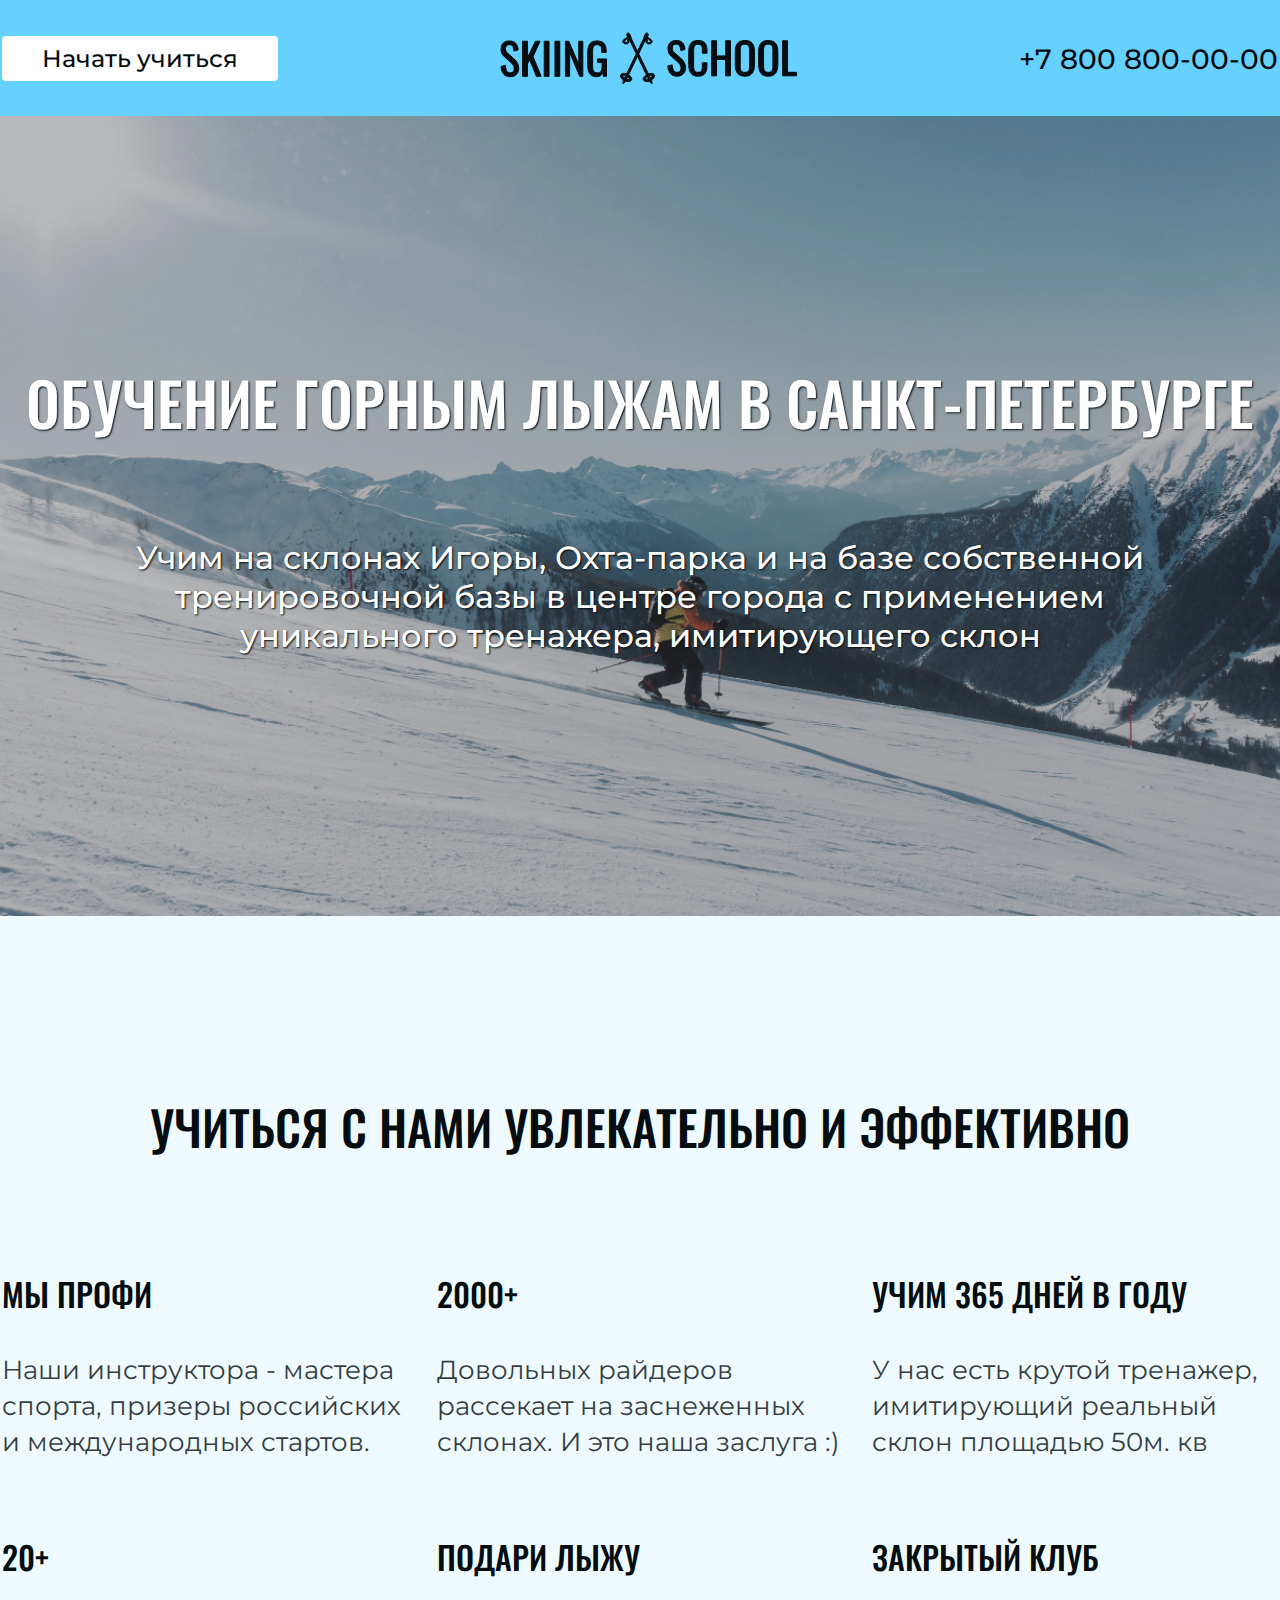
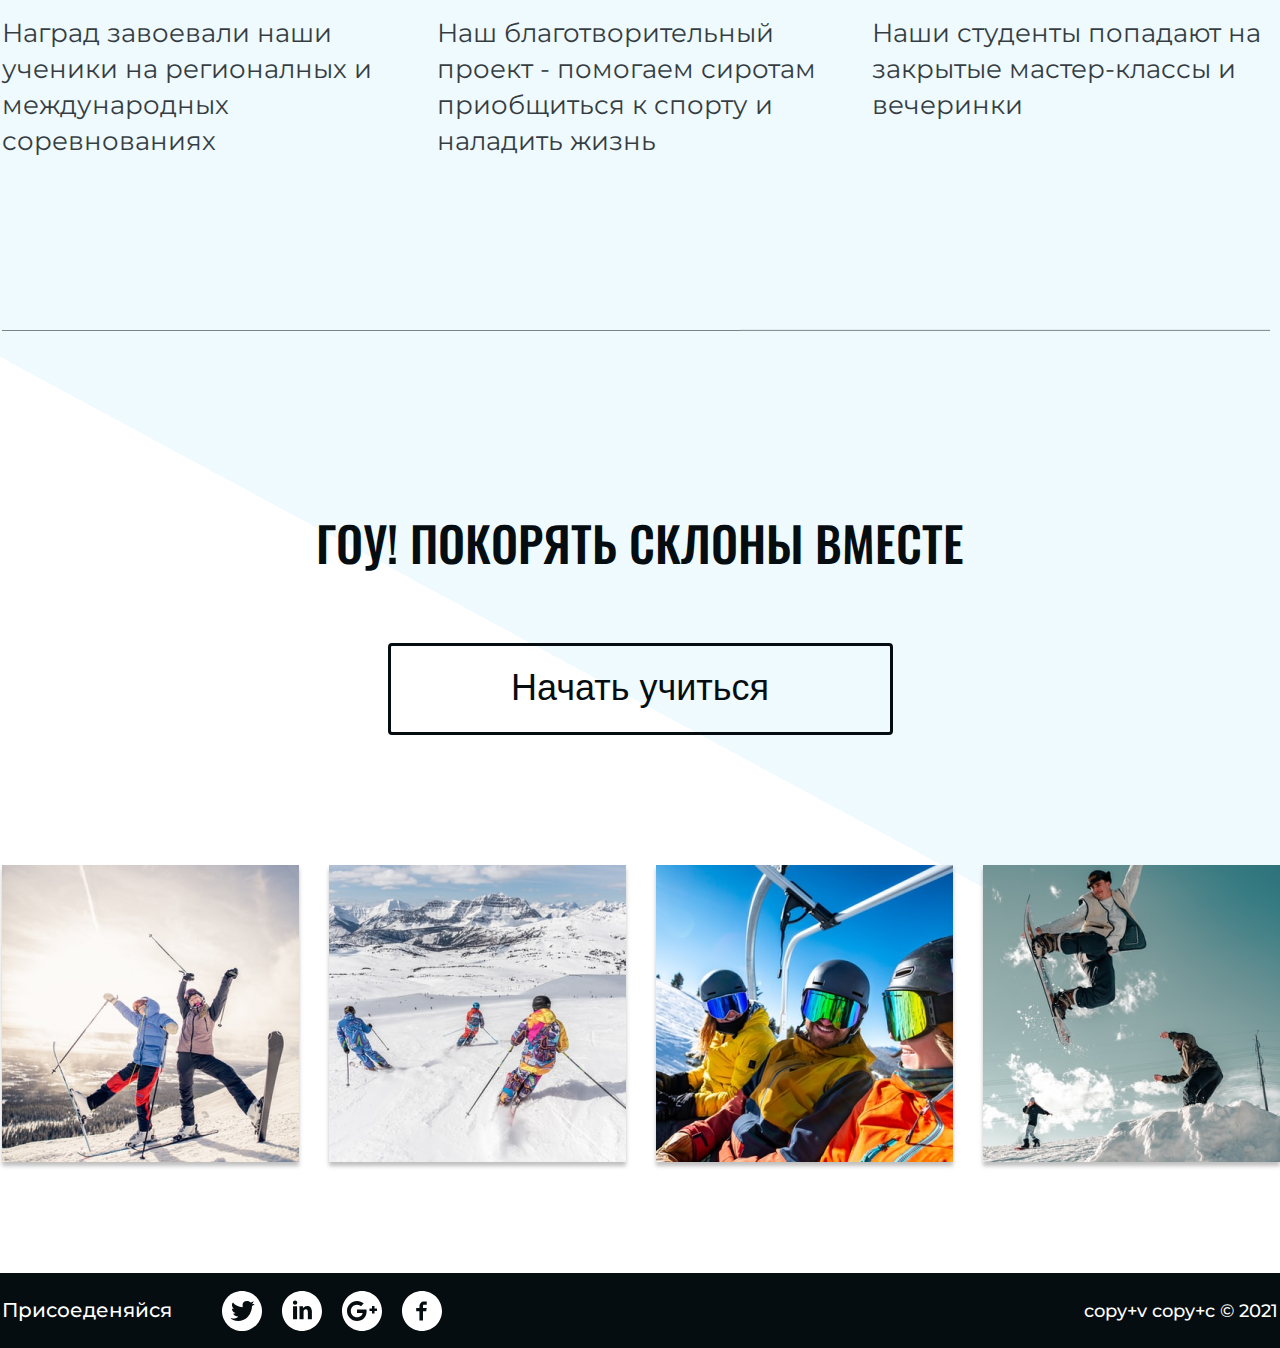
<file: index.html>
<!DOCTYPE html>
<html lang="ru">

<head>
    <meta charset="UTF-8">
    <meta http-equiv="X-UA-Compatible" content="IE=edge">
    <meta name="viewport" content="width=device-width, initial-scale=1.0">
    <title>Ski school</title>
    <link rel="stylesheet" href="styles/style.css">
</head>

<body>

    <header class="header">
      <div class="container">
        <div class="header-flex">
            <a href="#order-btn" class="btn">Начать учиться</a>
            <a href="#features-title" class="menu-logo">
              <img src="img/logo.svg" alt="SKIING SCHOOL" class="logo-image">
            </a>
          <a href="tel:+780080000" class="menu-phone">+7 800 800-00-00</a>
        </div>
      </div>

    </header>

    <main>


      <section class="product">
        <div class="product-fade">
          <div class="container">

            <div class="product-flex">
              <h1 class="product-title">ОБУЧЕНИЕ ГОРНЫМ ЛЫЖАМ В САНКТ-ПЕТЕРБУРГЕ</h1>
              <p class="product-text">Учим на склонах Игоры, Охта-парка и на базе собственной <br> тренировочной базы в центре города с применением <br> уникального тренажера, имитирующего склон</p>
            </div>

          </div>
        </div>
      </section>



      <section class="features">
        <div class="features-fade">

          <div class="container">
            <h2 id="features-title" class="features-title">Учиться с нами увлекательно и эффективно</h2>

            <ul class="features-list">
              <li class="features-item">
                <h3 class="features-caption">Мы профи</h3>
                <p class="features-text">Наши инструктора - мастера спорта, призеры российских и международных стартов.</p>
              </li>
              <li class="features-item">
                <h3 class="features-caption">2000+</h3>
                <p class="features-text">Довольных райдеров рассекает на заснеженных склонах. И это наша заслуга :)</p>
              </li>
              <li class="features-item">
                <h3 class="features-caption">Учим 365 дней в году</h3>
                <p class="features-text">У нас есть крутой тренажер, имитирующий реальный склон площадью 50м. кв</p>
              </li>
              <li class="features-item">
                <h3 class="features-caption">20+</h3>
                <p class="features-text">Наград завоевали наши ученики на регионалных и международных соревнованиях</p>
              </li>
              <li class="features-item">
                <h3 class="features-caption">Подари лыжу</h3>
                <p class="features-text">Наш благотворительный проект - помогаем сиротам приобщиться к спорту и наладить жизнь</p>
              </li>
              <li class="features-item">
                <h3 class="features-caption">Закрытый клуб</h3>
                <p class="features-text">Наши студенты попадают на закрытые мастер-классы и вечеринки</p>
              </li>
            </ul>

            <img src="img/line.png" alt="Линия" class="features-img">

          </div>

        </div>
      </section>

      <section class="order">
        <div class="container">
          <div class="order-flex">
            <h2 class="order-invitation">гоу! покорять склоны вместе</h2>
            <button id="order-btn" class="btn btn-transparent">Начать учиться</button>
          </div>

            <div class="order-img">
                <img src="img/order-ski1.png" alt="пара счастливых лыжников" class="order-image">
                <img src="img/order-ski2.png" alt="лыжники в горах" class="order-image">
                <img src="img/order-ski3.png" alt="селфи на подъемнике" class="order-image">
                <img src="img/order-ski4.png" alt="3 сноубордиста в горах" class="order-image">
            </div>

         </div>
      </section>

    </main>

    <footer class="footer">
      <div class="container">
        <div div class="footer-flex">

          <div class="footer-link">
            <p class="text-invitation">Присоеденяйся</p>
            <ul class="social">
              <li class="social-item"><a href="#" class="social-link" style="background-image: url(img/twitter-icon.svg);" title="Мы в twitter"></a></li>
              <li class="social-item"><a href="#" class="social-link" style="background-image: url(img/linkedin-icon.svg);" title="Оставляй свои персональные данные на серверах за рубежом"></a></li>
              <li class="social-item"><a href="#" class="social-link" style="background-image: url(img/google-icon.svg);" title="Смотри нас в google"></a></li>
              <li class="social-item"><a href="#" class="social-link" style="background-image: url(img/facebook-icon.svg);" title="Читай нас в facebook"></a></li>
            </ul>
          </div>

            <p class="copyright">copy+v copy+c © 2021</p>
          </div>
      </div>
    </footer>

</body>
</html>
</file>
<file: styles/style.css>
/* montserrat-regular - latin_cyrillic */
@font-face {
  font-family: 'Montserrat';
  font-style: normal;
  font-weight: 400;
  src: local(''),
       url('../fonts/montserrat-v23-latin_cyrillic-regular.woff2') format('woff2'), /* Chrome 26+, Opera 23+, Firefox 39+ */
       url('../fonts/montserrat-v23-latin_cyrillic-regular.woff') format('woff'); /* Chrome 6+, Firefox 3.6+, IE 9+, Safari 5.1+ */
}
/* montserrat-500 - latin_cyrillic */
@font-face {
  font-family: 'Montserrat';
  font-style: normal;
  font-weight: 500;
  src: local(''),
       url('../fonts/montserrat-v23-latin_cyrillic-500.woff2') format('woff2'), /* Chrome 26+, Opera 23+, Firefox 39+ */
       url('../fonts/montserrat-v23-latin_cyrillic-500.woff') format('woff'); /* Chrome 6+, Firefox 3.6+, IE 9+, Safari 5.1+ */
}

/* oswald-500 - latin_cyrillic */
@font-face {
  font-family: 'Oswald';
  font-style: normal;
  font-weight: 500;
  src: local(''),
       url('../fonts/oswald-v47-latin_cyrillic-500.woff2') format('woff2'), /* Chrome 26+, Opera 23+, Firefox 39+ */
       url('../fonts/oswald-v47-latin_cyrillic-500.woff') format('woff'); /* Chrome 6+, Firefox 3.6+, IE 9+, Safari 5.1+ */
}

/* Common */

* {
    box-sizing: border-box;
}

body {
  font-family: 'Montserrat', sans-serif;
  font-weight: 500;
  color: #060D10;
  margin: 0;
}

img {
  display: block;
  max-width: 100%;
}

.container {
  width: 1278px;
  margin: 0 auto;
  border: 1px solid rgba(255, 0, 0, 0);
}

.btn {
  display: inline-block;
  padding: 6px;
  min-width: 276px;
  font-size: 24px;
  line-height: 29px;
  color: #060D10;
  text-align: center;
  background-color: #fff;
  text-decoration: none;
  border-radius: 4px;
  border: 2px solid #fff;
  cursor: pointer;
}

.btn-transparent {
  display: inline-block;
  padding: 20px 0 22px 0;
  min-width: 505px;
  font-size: 36px;
  line-height: 44px;
  color: #060D10;
  text-align: center;
  background-color: rgba(1, 1, 1, 0);
  text-decoration: none;
  border-radius: 4px;
  border: 3px solid #060D10;
  cursor: pointer;
  margin: 0 0 130px 0;
}

/* header */

.header {
  padding: 31px 0 30.24px 0;
  background-color: #66D1FF;
}

.header-flex {
  display: flex;
  justify-content: space-between;
  align-items: center;
}



.menu-logo {
  font-weight: 500;
  font-size: 48px;
  line-height: 80px;
  text-decoration: none;
  color: inherit;
}

.menu-phone {
  font-size: 28px;
  line-height: 34px;
  text-decoration: none;
  color: inherit;
}

/* product */
.product {
  text-align: center;
  color: #FFFFFF;
  background-image: url(../img/product.png);
  background-repeat: no-repeat;
  background-size: cover;
  background-position: center;
}

.product-fade {
  padding: 240px 0 260px 0;
  background-color: rgba(6, 13, 16, .25);
}

.product-flex {
  display: flex;
  flex-direction: column;
  align-items: center;
}

.product-title {
  margin-top: 0;
  margin-bottom: 60px;
  font-family: 'Oswald', sans-serif;
  font-weight: 500;
  font-size: 60px;
  line-height: 89px;
  text-shadow: 1px 1px 2px #060D10;
}

.product-text {
  margin-bottom: 0;
  font-size: 32px;
  line-height: 39px;
  text-shadow: 1px 1px 2px #060D10;
}

/* features */

.features-fade {
  padding: 170px 0 0 0;
  background-color: rgba(102, 209, 255, .1);
}

.features-title {
  display: flex;
  justify-content: center;
  align-items: center;
  margin: 0 0 100px 0;
  font-family: 'Oswald', sans-serif;
  font-weight: 500;
  font-size: 48px;
  line-height: 80px;
  text-transform: uppercase;
}


.features-list {
  display: flex;
  flex-wrap: wrap;
  justify-content: space-between;
  padding: 0;
  margin: 0;
}

.features-item {
  flex-basis: calc(33% - 15px);
  margin-bottom: 70px;
  padding: 0px;
  list-style: none;
  min-width: 406px;

}

.features-caption {
  margin-top: 0;
  font-family: 'Oswald', sans-serif;
  font-weight: 500;
  font-size: 32px;
  line-height: 53px;
  text-transform: uppercase;

}


.features-text {
  margin-bottom: 0;
  font-weight: 400;
  font-size: 26px;
  line-height: 36px;
  opacity: 0.8;
}

.features-img {
  margin-top: 100px ;
}

/* order */

.order {
  padding: 170px 0 110px 0;
  background: linear-gradient(208.35deg, rgba(102, 209, 255, .1) 43.85%, rgba(196, 196, 196, 0) 43.86%);
}

.order-flex {
  flex-direction: column;
  display: flex;
  justify-content: space-between;
  align-items: center;
}

.order-invitation {
  margin: 0 0 60px 0;
  font-family: 'Oswald', sans-serif;
  font-weight: 500;
  font-size: 48px;
  line-height: 80px;
  text-transform: uppercase;
  text-align: center;

}

.order-btn {
  font-size: 36px;
  line-height: 44px;
  text-align: center;
  border: 3px solid #060D10;
  border-radius: 4px;
}

.order-img {
  display: flex;
  justify-content: space-between;
  align-items: center;
}

.order-image {
  flex-basis: calc(25% - 15px);
  box-shadow: 0px 4px 4px rgba(0, 0, 0, 0.25);
  padding: 0;
  margin: 0 15px;
}

.order-image:first-child {
  margin-left: 0;
}

.order-image:last-child {
  margin-right: 0;
}

/* footer */

.footer {
  background-color: #060D10;
  color: #FFFFFF;
}

.footer-flex {
  display: flex;
  justify-content: space-between;
  align-items: center;
}

.footer-link {
  display: flex;
  align-items: center;
}

.text-invitation {
  font-size: 20px;
  line-height: 33px;

}

.social {
  padding: 0;
  display: flex;
  list-style: none;

}

.social-item {
  margin-left: 20px;
}

.social-item:first-child {
  margin-left: 50px;
}

.social-link {
  display: block;
  width: 40px;
  height: 40px;
  background-size: contain;
  background-repeat: no-repeat;
  background-position: center;
}

.copyright {
  margin-left: auto;
  font-size: 18px;
  line-height: 22px;
}
</file>
